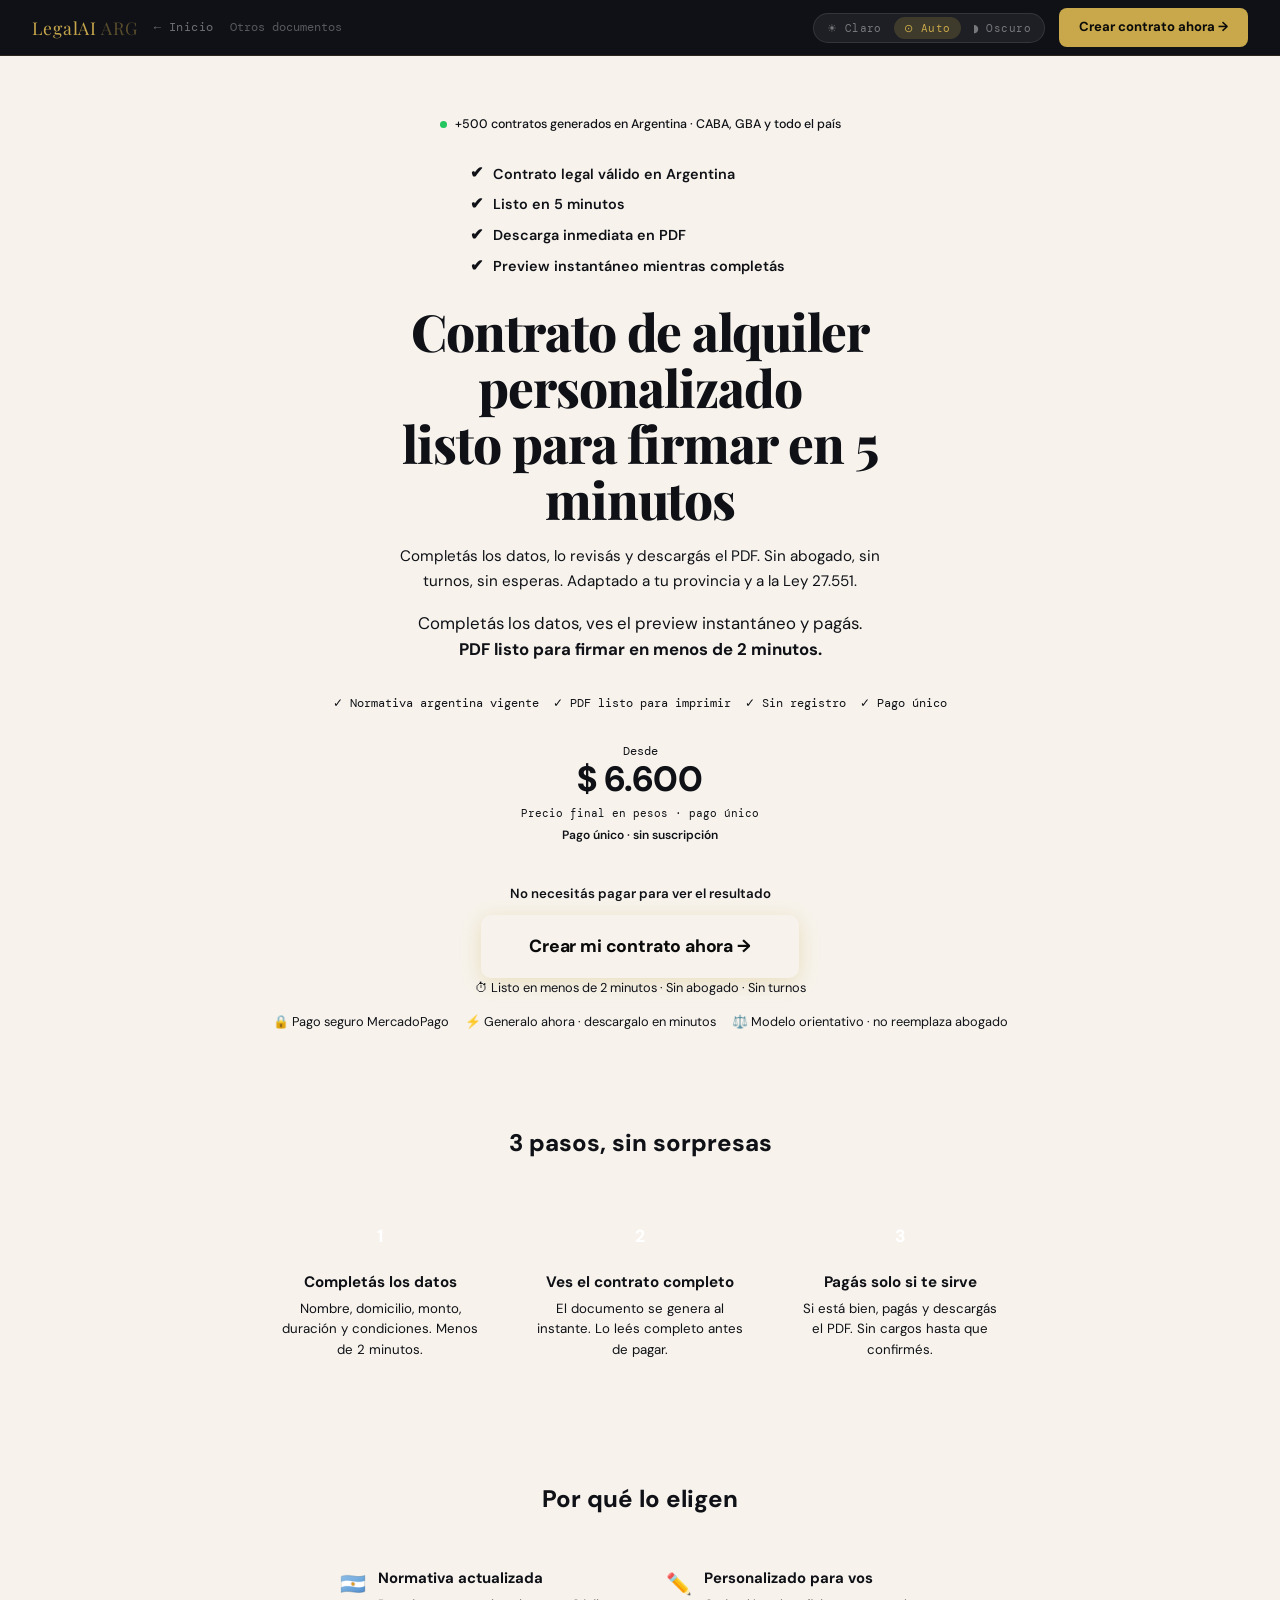
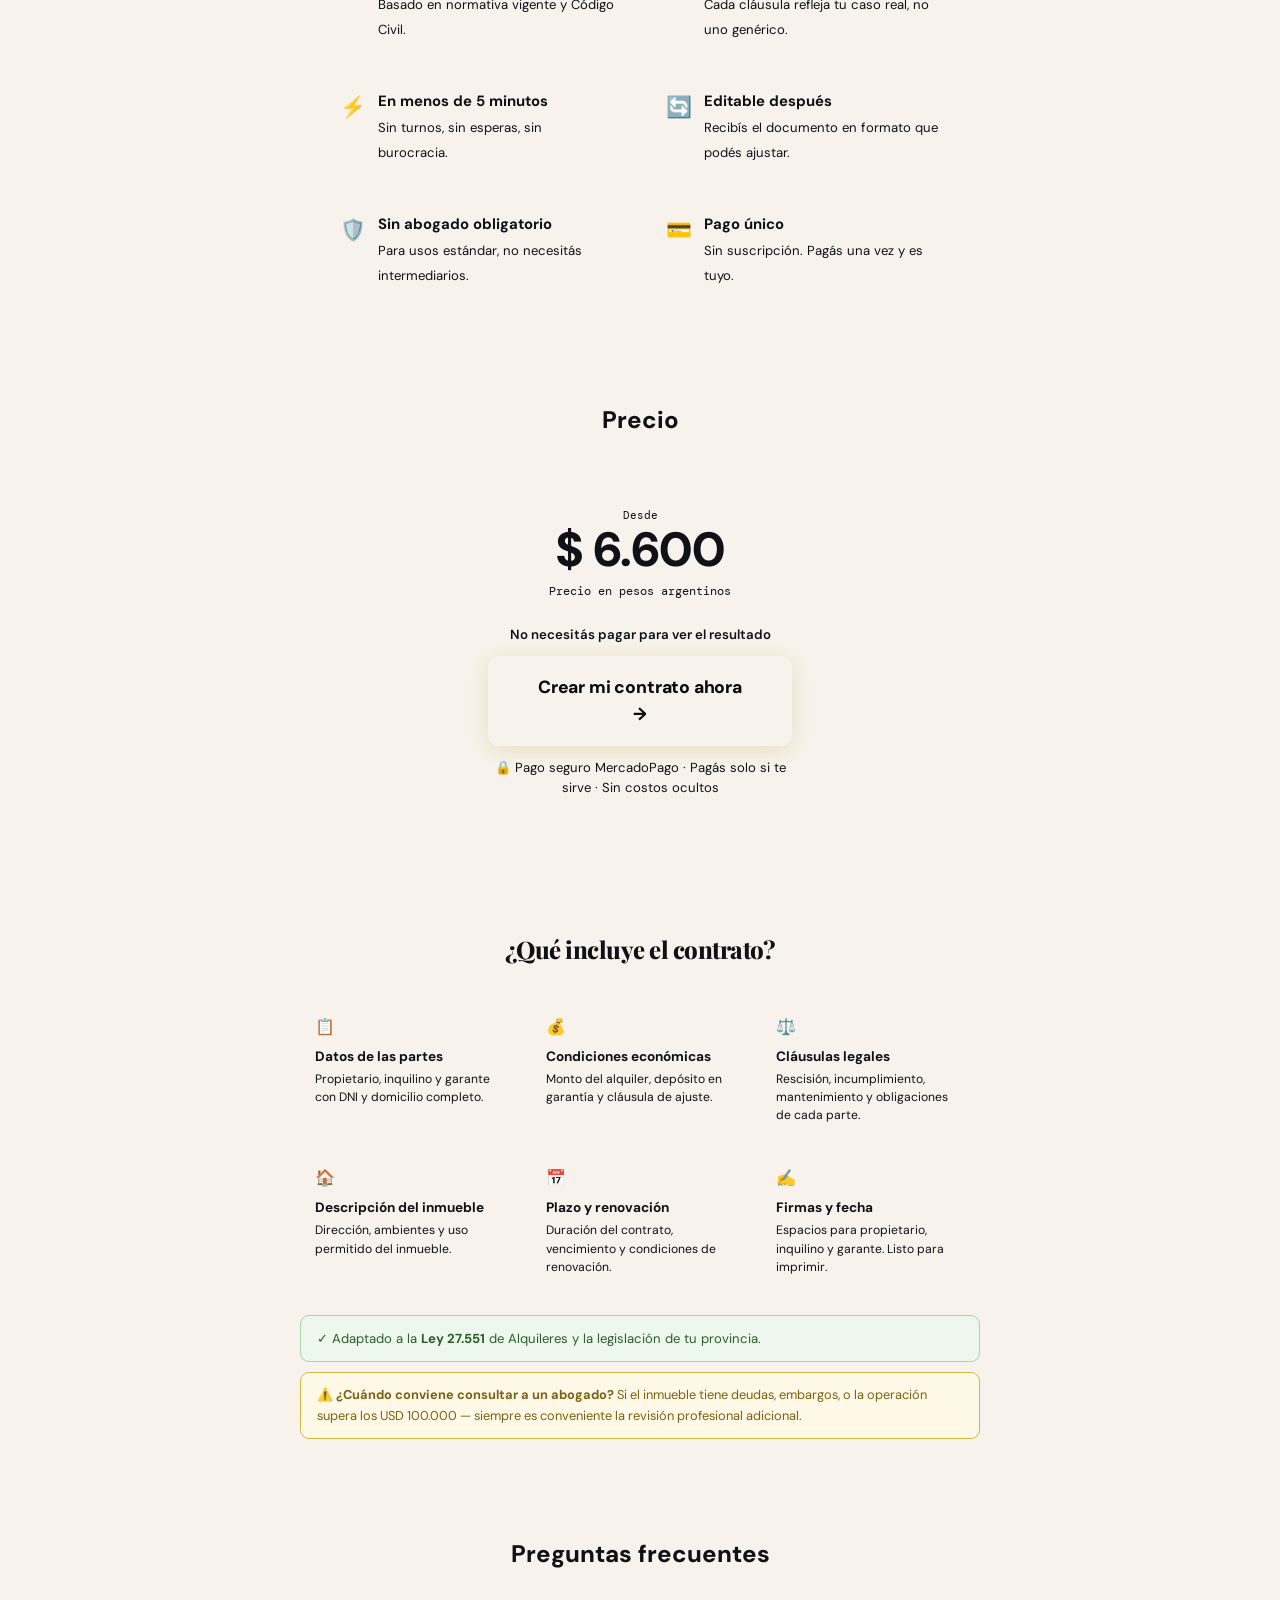
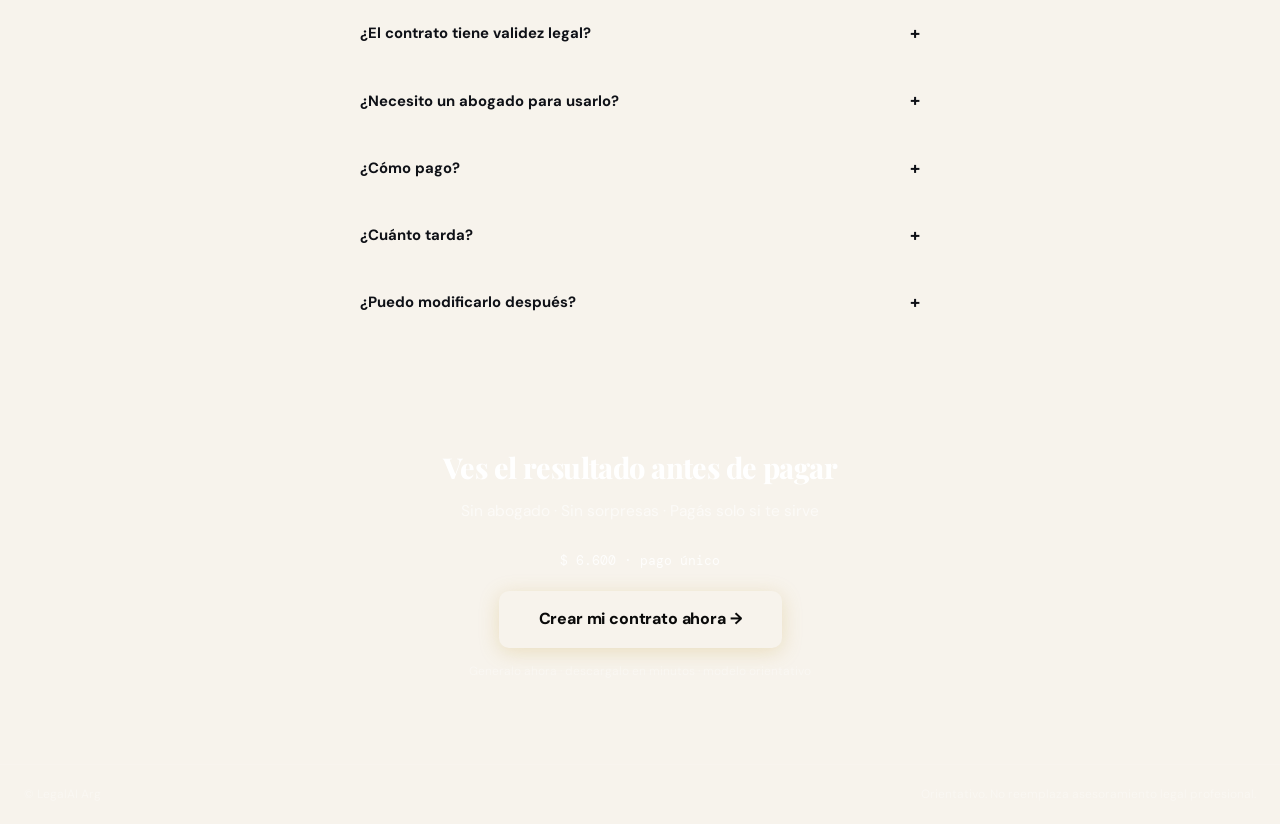
<file: contrato-alquiler.html>
<!DOCTYPE html>
<html lang="es" data-theme="system">
<head>
<meta charset="UTF-8">
<meta name="viewport" content="width=device-width, initial-scale=1.0">
<title>Contrato de Alquiler Argentina 2026 | Personalizado · Ley 27.551 · Listo en 5 min</title>
<meta name="description" content="Creá tu contrato de alquiler en 5 minutos. Válido en Argentina, personalizado, listo para firmar. Sin abogado. Desde $X ARS.">

<!-- Google tag -->
<script async src="https://www.googletagmanager.com/gtag/js?id=AW-18073890544"></script>
<script>
  window.dataLayer = window.dataLayer || [];
  function gtag(){dataLayer.push(arguments);}
  gtag('js', new Date());
  gtag('config', 'AW-18073890544');
</script>

<link rel="preconnect" href="https://fonts.googleapis.com">
<link href="https://fonts.googleapis.com/css2?family=Playfair+Display:ital,wght@0,700;0,900;1,700&family=DM+Sans:wght@300;400;500&family=DM+Mono:wght@400;500&display=swap" rel="stylesheet">
<link rel="stylesheet" href="legalai-theme.css">

<style>
*,*::before,*::after{box-sizing:border-box;margin:0;padding:0}
html{scroll-behavior:smooth}
body{font-family:'DM Sans',sans-serif;background:var(--paper);color:var(--ink);-webkit-font-smoothing:antialiased;line-height:1.55}

/* ── NAV ── */
nav{background:var(--white);border-bottom:1px solid var(--border);padding:14px 24px;display:flex;align-items:center;justify-content:space-between;position:sticky;top:0;z-index:100}
.logo{font-weight:800;font-size:1.05rem;color:var(--txt);text-decoration:none}
.logo span{color:var(--acento)}

/* ── HERO ── */
.hero{background:var(--white);padding:52px 24px 44px;text-align:center;border-bottom:1px solid var(--border)}
.hero-kicker{display:inline-block;background:#fdf6e3;color:#7a5c1e;font-size:.78rem;font-weight:700;letter-spacing:.06em;text-transform:uppercase;padding:5px 14px;border-radius:20px;margin-bottom:22px}
.hero h1{font-size:clamp(2rem,5vw,3.2rem);font-weight:800;line-height:1.1;color:var(--txt);max-width:640px;margin:0 auto 16px}
.hero h1 mark{background:none;color:var(--acento-dim)}
.hero-sub{font-size:1.05rem;color:var(--txt-dim);max-width:480px;margin:0 auto 32px;font-weight:400}

/* precio */
.precio-pill{display:inline-flex;flex-direction:column;align-items:center;background:var(--bg);border:2px solid var(--border);border-radius:var(--r);padding:16px 32px;margin-bottom:24px;min-width:220px}
.precio-monto{font-family:'DM Sans',sans-serif;font-size:2.2rem;font-weight:800;color:var(--txt);line-height:1;min-height:2.4rem}
.precio-det{font-family:'DM Mono',monospace;font-size:.68rem;color:var(--txt-muted);margin-top:4px}
.precio-nota-pill{font-size:.75rem;color:var(--acento-dim);font-weight:600;margin-top:4px}

/* CTA principal */
.btn-cta{display:inline-block;background:var(--acento);color:#0a0a0a;font-family:'DM Sans',sans-serif;font-weight:800;font-size:1.1rem;padding:18px 48px;border-radius:10px;text-decoration:none;transition:background .15s,transform .12s,box-shadow .15s;box-shadow:0 4px 20px rgba(201,168,76,.28);letter-spacing:-.01em}
.btn-cta:hover{background:var(--acento-dim);transform:translateY(-2px);box-shadow:0 8px 28px rgba(201,168,76,.4)}
.btn-cta:active{transform:translateY(0)}
.trust-line{margin-top:14px;font-size:.8rem;color:var(--txt-muted);display:flex;align-items:center;justify-content:center;gap:16px;flex-wrap:wrap}
.trust-line span::before{margin-right:4px}

/* ── PASOS ── */
.pasos{background:var(--white);padding:48px 24px;border-bottom:1px solid var(--border)}
.sec-title{text-align:center;font-size:1.5rem;font-weight:800;margin-bottom:32px;color:var(--txt)}
.pasos-grid{display:grid;grid-template-columns:repeat(3,1fr);gap:20px;max-width:760px;margin:0 auto}
.paso{text-align:center;padding:24px 16px}
.paso-num{width:40px;height:40px;border-radius:50%;background:var(--acento);color:#fff;font-weight:800;font-size:1.1rem;display:flex;align-items:center;justify-content:center;margin:0 auto 14px}
.paso strong{display:block;font-size:.95rem;font-weight:700;margin-bottom:4px}
.paso p{font-size:.83rem;color:var(--txt-dim)}

/* ── BENEFICIOS ── */
.beneficios{background:var(--bg);padding:48px 24px;border-bottom:1px solid var(--border)}
.bene-grid{display:grid;grid-template-columns:repeat(2,1fr);gap:12px;max-width:640px;margin:0 auto}
.bene-item{background:var(--white);border:1px solid var(--border);border-radius:var(--r);padding:18px 20px;display:flex;align-items:flex-start;gap:12px}
.bene-icon{font-size:1.3rem;flex-shrink:0;margin-top:1px}
.bene-txt strong{display:block;font-size:.93rem;font-weight:700;margin-bottom:2px}
.bene-txt span{font-size:.82rem;color:var(--txt-dim)}

/* ── PRECIO SECCIÓN ── */
.precio-sec{background:var(--white);padding:48px 24px;border-bottom:1px solid var(--border);text-align:center}
.precio-card{display:inline-block;border:2px solid var(--acento);border-radius:16px;padding:36px 48px;max-width:400px;width:100%}
.precio-card .monto{font-size:3rem;font-weight:800;color:var(--txt);line-height:1;min-height:3.2rem}
.precio-card .det{font-family:'DM Mono',monospace;font-size:.72rem;color:var(--txt-muted);margin-top:6px;margin-bottom:24px}
.precio-card .nota{font-size:.82rem;color:var(--txt-muted);margin-top:12px}

/* ── FAQ ── */
.faq{background:var(--bg);padding:48px 24px;border-bottom:1px solid var(--border)}
.faq-wrap{max-width:600px;margin:0 auto}
.faq-item{background:var(--white);border:1px solid var(--border);border-radius:var(--r);margin-bottom:8px;overflow:hidden}
.faq-q{padding:16px 20px;font-weight:700;font-size:.93rem;cursor:pointer;display:flex;justify-content:space-between;align-items:center;gap:12px}
.faq-arrow{font-size:1.1rem;color:var(--acento);transition:transform .2s;flex-shrink:0}
.faq-a{font-size:.87rem;color:var(--txt-dim);line-height:1.6;max-height:0;overflow:hidden;transition:max-height .3s,padding .3s;padding:0 20px}
.faq-item.open .faq-arrow{transform:rotate(45deg)}
.faq-item.open .faq-a{max-height:120px;padding:0 20px 16px}

/* ── CTA FINAL ── */
.cta-final{background:var(--txt);padding:56px 24px;text-align:center}
.cta-final h2{font-size:1.8rem;font-weight:800;color:#fff;margin-bottom:10px}
.cta-final p{color:rgba(255,255,255,.6);font-size:.97rem;margin-bottom:28px}
.cta-final .precio-inline{color:rgba(255,255,255,.85);font-family:'DM Mono',monospace;font-size:.8rem;margin-bottom:20px;min-height:1.2rem}

/* footer */
footer{background:var(--txt);border-top:1px solid rgba(255,255,255,.08);padding:20px 24px;display:flex;align-items:center;justify-content:space-between;flex-wrap:wrap;gap:8px}
footer span{font-size:.75rem;color:rgba(255,255,255,.35)}

/* loading skeleton */
.ld{display:inline-block;width:80px;height:1em;background:linear-gradient(90deg,#eee 25%,#ddd 50%,#eee 75%);background-size:200% 100%;animation:shimmer 1.2s infinite;border-radius:4px;vertical-align:middle}
@keyframes shimmer{0%{background-position:200% 0}100%{background-position:-200% 0}}

/* ── CHECKS ARRIBA DEL HERO ── */
.hero-checks{display:flex;flex-direction:column;gap:6px;max-width:340px;margin:0 auto 24px;text-align:left}
.hero-check{display:flex;align-items:center;gap:10px;font-size:.9rem;font-weight:600;color:var(--txt)}
.hero-check::before{content:'✔';color:var(--acento);font-size:1rem;flex-shrink:0}

/* ── SOCIAL PROOF ── */
.social-proof{display:inline-flex;align-items:center;gap:8px;background:var(--white);border:1px solid var(--border);border-radius:20px;padding:7px 16px;font-size:.78rem;color:var(--txt-dim);font-weight:500;margin-bottom:20px}
.social-dot{width:7px;height:7px;border-radius:50%;background:#22c55e;flex-shrink:0;animation:pulse-dot 2s infinite}
@keyframes pulse-dot{0%,100%{opacity:1;transform:scale(1)}50%{opacity:.5;transform:scale(.8)}}

/* ── STICKY CTA MOBILE ── */
.sticky-cta{display:none;position:fixed;bottom:0;left:0;right:0;z-index:200;background:var(--white);border-top:1px solid var(--border);padding:12px 20px;box-shadow:0 -4px 20px rgba(0,0,0,.08)}
.sticky-cta-inner{display:flex;align-items:center;justify-content:space-between;gap:12px;max-width:480px;margin:0 auto}
.sticky-price{font-size:.82rem;color:var(--txt-dim);line-height:1.3}
.sticky-price strong{display:block;font-size:1.1rem;font-weight:800;color:var(--txt)}
.sticky-btn{background:var(--acento);color:#0a0a0a;font-family:'DM Sans',sans-serif;font-weight:800;font-size:.92rem;padding:13px 22px;border-radius:9px;text-decoration:none;white-space:nowrap;box-shadow:0 3px 12px rgba(201,168,76,.3);flex-shrink:0;transition:background .15s}
.sticky-btn:hover{background:var(--acento-dim)}

/* responsive */
@media(max-width:600px){
  .pasos-grid{grid-template-columns:1fr}
  .bene-grid{grid-template-columns:1fr}
  .precio-card{padding:28px 24px}
  .btn-cta{padding:16px 32px;font-size:1rem;width:100%;max-width:360px;display:block;margin:0 auto}
  footer{justify-content:center;text-align:center}
  .sticky-cta{display:block}
  body{padding-bottom:80px}
}
</style>
</head>
<body>

<!-- NAV -->
<nav style="background:var(--hdr-bg);padding:0 32px;height:56px;display:flex;align-items:center;justify-content:space-between;border-bottom:1px solid rgba(200,168,75,.15);position:sticky;top:0;z-index:100">
  <div style="display:flex;align-items:center;gap:16px;">
    <a style="font-family:'Playfair Display',serif;font-size:1.1rem;color:var(--gold);letter-spacing:.05em;text-decoration:none" href="https://legalai-arg.com">LegalAI <span style="color:rgba(200,168,75,.4)">ARG</span></a>
    <a href="https://legalai-arg.com" style="font-size:.75rem;color:rgba(255,255,255,.4);text-decoration:none;font-family:'DM Mono',monospace;letter-spacing:.04em;transition:color .2s;" onmouseover="this.style.color='var(--gold)'" onmouseout="this.style.color='rgba(255,255,255,.4)'">← Inicio</a>
    <a href="https://legalai-arg.com#sec-generador" style="font-size:.75rem;color:rgba(255,255,255,.3);text-decoration:none;font-family:'DM Mono',monospace;" onclick="sessionStorage.setItem('legalai_open_generador','1')">Otros documentos</a>
  </div>
  <div style="display:flex;align-items:center;gap:14px">
    <div style="display:flex;background:rgba(255,255,255,.06);border:1px solid rgba(255,255,255,.1);border-radius:20px;padding:3px;gap:2px">
      <button class="theme-btn" id="btnLight"  onclick="setTheme('light')" style="padding:4px 10px;border-radius:14px;border:none;background:transparent;cursor:pointer;font-size:.68rem;color:rgba(255,255,255,.4);font-family:'DM Mono',monospace">☀ Claro</button>
      <button class="theme-btn" id="btnSystem" onclick="setTheme('system')" style="padding:4px 10px;border-radius:14px;border:none;background:transparent;cursor:pointer;font-size:.68rem;color:rgba(255,255,255,.4);font-family:'DM Mono',monospace">⊙ Auto</button>
      <button class="theme-btn" id="btnDark"   onclick="setTheme('dark')" style="padding:4px 10px;border-radius:14px;border:none;background:transparent;cursor:pointer;font-size:.68rem;color:rgba(255,255,255,.4);font-family:'DM Mono',monospace">◗ Oscuro</button>
    </div>
    <a href="formulario.html" style="background:var(--gold);color:#0a0a0a;font-weight:700;font-size:.82rem;padding:9px 20px;border-radius:8px;text-decoration:none;">Crear contrato ahora →</a>
  </div>
</nav>

<!-- HERO -->
<section class="hero">
  <!-- Social proof -->
  <div class="social-proof">
    <span class="social-dot"></span>
    +500 contratos generados en Argentina · CABA, GBA y todo el país
  </div>

  <!-- Checks directos ANTES del título -->
  <div class="hero-checks">
    <div class="hero-check">Contrato legal válido en Argentina</div>
    <div class="hero-check">Listo en 5 minutos</div>
    <div class="hero-check">Descarga inmediata en PDF</div>
    <div class="hero-check">Preview instantáneo mientras completás</div>
  </div>

  <h1>Contrato de alquiler personalizado<br>listo para firmar en <mark>5 minutos</mark></h1>
  <p style="font-size:.95rem;color:var(--txt-muted);max-width:520px;margin:0 auto 16px;line-height:1.65;font-weight:400;">Completás los datos, lo revisás y descargás el PDF. Sin abogado, sin turnos, sin esperas. Adaptado a tu provincia y a la Ley 27.551.</p>
  <p class="hero-sub">Completás los datos, ves el preview instantáneo y pagás.<br><strong>PDF listo para firmar en menos de 2 minutos.</strong></p>

  <div style="display:flex;gap:14px;justify-content:center;flex-wrap:wrap;margin-bottom:14px;">
    <span style="font-size:.75rem;color:var(--txt-muted);font-family:'DM Mono',monospace;">✓ Normativa argentina vigente</span>
    <span style="font-size:.75rem;color:var(--txt-muted);font-family:'DM Mono',monospace;">✓ PDF listo para imprimir</span>
    <span style="font-size:.75rem;color:var(--txt-muted);font-family:'DM Mono',monospace;">✓ Sin registro</span>
    <span style="font-size:.75rem;color:var(--txt-muted);font-family:'DM Mono',monospace;">✓ Pago único</span>
  </div>
  <div class="precio-pill">
    <span style="font-size:.72rem;color:var(--txt-muted);font-family:'DM Mono',monospace;display:block;margin-bottom:2px">Desde</span>
    <span class="precio-monto" id="heroMonto">$ 6.000</span>
    <span class="precio-det" id="heroDet">Precio final · sin costos ocultos</span>
    <span class="precio-nota-pill">Pago único · sin suscripción</span>
  </div>

  <p style="font-size:.83rem;color:var(--txt-muted);margin-bottom:10px;font-weight:600">
    No necesitás pagar para ver el resultado
  </p>
  <a class="btn-cta" href="formulario.html"
    onclick="fireConversion('hero_landing')">
    Crear mi contrato ahora →
  </a>
  <p style="font-size:.8rem;color:var(--txt-muted);margin-bottom:8px;">⏱ Listo en menos de 2 minutos · Sin abogado · Sin turnos</p>
  <div class="trust-line">
    <span>🔒 Pago seguro MercadoPago</span>
    <span>⚡ Generalo ahora · descargalo en minutos</span>
    <span>⚖️ Modelo orientativo · no reemplaza abogado</span>
  </div>
</section>

<!-- PASOS -->
<section class="pasos">
  <div class="sec-title">3 pasos, sin sorpresas</div>
  <div class="pasos-grid">
    <div class="paso">
      <div class="paso-num">1</div>
      <strong>Completás los datos</strong>
      <p>Nombre, domicilio, monto, duración y condiciones. Menos de 2 minutos.</p>
    </div>
    <div class="paso">
      <div class="paso-num">2</div>
      <strong>Ves el contrato completo</strong>
      <p>El documento se genera al instante. Lo leés completo antes de pagar.</p>
    </div>
    <div class="paso">
      <div class="paso-num">3</div>
      <strong>Pagás solo si te sirve</strong>
      <p>Si está bien, pagás y descargás el PDF. Sin cargos hasta que confirmés.</p>
    </div>
  </div>
</section>

<!-- BENEFICIOS -->
<section class="beneficios">
  <div class="sec-title">Por qué lo eligen</div>
  <div class="bene-grid">
    <div class="bene-item">
      <div class="bene-icon">🇦🇷</div>
      <div class="bene-txt"><strong>Normativa actualizada</strong><span>Basado en normativa vigente y Código Civil.</span></div>
    </div>
    <div class="bene-item">
      <div class="bene-icon">✏️</div>
      <div class="bene-txt"><strong>Personalizado para vos</strong><span>Cada cláusula refleja tu caso real, no uno genérico.</span></div>
    </div>
    <div class="bene-item">
      <div class="bene-icon">⚡</div>
      <div class="bene-txt"><strong>En menos de 5 minutos</strong><span>Sin turnos, sin esperas, sin burocracia.</span></div>
    </div>
    <div class="bene-item">
      <div class="bene-icon">🔄</div>
      <div class="bene-txt"><strong>Editable después</strong><span>Recibís el documento en formato que podés ajustar.</span></div>
    </div>
    <div class="bene-item">
      <div class="bene-icon">🛡️</div>
      <div class="bene-txt"><strong>Sin abogado obligatorio</strong><span>Para usos estándar, no necesitás intermediarios.</span></div>
    </div>
    <div class="bene-item">
      <div class="bene-icon">💳</div>
      <div class="bene-txt"><strong>Pago único</strong><span>Sin suscripción. Pagás una vez y es tuyo.</span></div>
    </div>
  </div>
</section>

<!-- PRECIO -->
<section class="precio-sec">
  <div class="sec-title">Precio</div>
  <div class="precio-card">
    <div style="font-family:'DM Mono',monospace;font-size:.7rem;color:var(--txt-muted);margin-bottom:2px">Desde</div>
    <div class="monto" id="precioGrande"><span class="ld"></span></div>
    <div class="det" id="precioGrandeDet">Pago único · sin costos ocultos</div>
    <p style="font-size:.83rem;color:var(--txt-muted);margin-bottom:10px;font-weight:600">
      No necesitás pagar para ver el resultado
    </p>
    <a class="btn-cta" href="formulario.html"
      onclick="fireConversion('precio_landing')"
      style="display:block;width:100%">
      Crear mi contrato ahora →
    </a>
    <div class="nota">🔒 Pago seguro MercadoPago · Pagás solo si te sirve · Sin costos ocultos</div>
  </div>
</section>

<!-- FAQ -->
<section style="background:var(--white);padding:48px 24px;border-bottom:1px solid var(--border);">
  <div style="max-width:680px;margin:0 auto;">
    <h2 class="sec-title">¿Qué incluye el contrato?</h2>
    <div style="display:grid;grid-template-columns:repeat(auto-fit,minmax(185px,1fr));gap:12px;margin-bottom:24px;">
      <div style="padding:15px;background:var(--bg);border:1px solid var(--border);border-radius:10px;"><div style="font-size:1rem;margin-bottom:6px;">📋</div><div style="font-weight:700;font-size:.85rem;color:var(--txt);margin-bottom:3px;">Datos de las partes</div><div style="font-size:.76rem;color:var(--txt-muted);line-height:1.5;">Propietario, inquilino y garante con DNI y domicilio completo.</div></div>
      <div style="padding:15px;background:var(--bg);border:1px solid var(--border);border-radius:10px;"><div style="font-size:1rem;margin-bottom:6px;">💰</div><div style="font-weight:700;font-size:.85rem;color:var(--txt);margin-bottom:3px;">Condiciones económicas</div><div style="font-size:.76rem;color:var(--txt-muted);line-height:1.5;">Monto del alquiler, depósito en garantía y cláusula de ajuste.</div></div>
      <div style="padding:15px;background:var(--bg);border:1px solid var(--border);border-radius:10px;"><div style="font-size:1rem;margin-bottom:6px;">⚖️</div><div style="font-weight:700;font-size:.85rem;color:var(--txt);margin-bottom:3px;">Cláusulas legales</div><div style="font-size:.76rem;color:var(--txt-muted);line-height:1.5;">Rescisión, incumplimiento, mantenimiento y obligaciones de cada parte.</div></div>
      <div style="padding:15px;background:var(--bg);border:1px solid var(--border);border-radius:10px;"><div style="font-size:1rem;margin-bottom:6px;">🏠</div><div style="font-weight:700;font-size:.85rem;color:var(--txt);margin-bottom:3px;">Descripción del inmueble</div><div style="font-size:.76rem;color:var(--txt-muted);line-height:1.5;">Dirección, ambientes y uso permitido del inmueble.</div></div>
      <div style="padding:15px;background:var(--bg);border:1px solid var(--border);border-radius:10px;"><div style="font-size:1rem;margin-bottom:6px;">📅</div><div style="font-weight:700;font-size:.85rem;color:var(--txt);margin-bottom:3px;">Plazo y renovación</div><div style="font-size:.76rem;color:var(--txt-muted);line-height:1.5;">Duración del contrato, vencimiento y condiciones de renovación.</div></div>
      <div style="padding:15px;background:var(--bg);border:1px solid var(--border);border-radius:10px;"><div style="font-size:1rem;margin-bottom:6px;">✍️</div><div style="font-weight:700;font-size:.85rem;color:var(--txt);margin-bottom:3px;">Firmas y fecha</div><div style="font-size:.76rem;color:var(--txt-muted);line-height:1.5;">Espacios para propietario, inquilino y garante. Listo para imprimir.</div></div>
    </div>
    <div style="background:#edf7ed;border:1px solid #a8d5a8;border-radius:9px;padding:12px 16px;font-size:.82rem;color:#2a5e2a;line-height:1.6;margin-bottom:10px;">✓ Adaptado a la <strong>Ley 27.551</strong> de Alquileres y la legislación de tu provincia.</div>
    <div style="background:#fef9e7;border:1px solid #d4b840;border-radius:9px;padding:12px 16px;font-size:.8rem;color:#7a6010;line-height:1.6;">⚠️ <strong>¿Cuándo conviene consultar a un abogado?</strong> Si el inmueble tiene deudas, embargos, o la operación supera los USD 100.000 — siempre es conveniente la revisión profesional adicional.</div>
  </div>
</section>

<section class="faq">
  <div class="sec-title">Preguntas frecuentes</div>
  <div class="faq-wrap">
    <div class="faq-item" onclick="toggleFaq(this)">
      <div class="faq-q">¿El contrato tiene validez legal? <span class="faq-arrow">+</span></div>
      <div class="faq-a">Sí. Está basado en normativa argentina vigente y es apto para ser firmado entre las partes. Como todo contrato privado, su validez depende del acuerdo entre propietario e inquilino.</div>
    </div>
    <div class="faq-item" onclick="toggleFaq(this)">
      <div class="faq-q">¿Necesito un abogado para usarlo? <span class="faq-arrow">+</span></div>
      <div class="faq-a">No. Para contratos estándar de alquiler no es obligatorio. El documento se genera automáticamente con tus datos.</div>
    </div>
    <div class="faq-item" onclick="toggleFaq(this)">
      <div class="faq-q">¿Cómo pago? <span class="faq-arrow">+</span></div>
      <div class="faq-a">Con tarjeta de crédito, débito o transferencia bancaria a través de MercadoPago. Es 100% seguro.</div>
    </div>
    <div class="faq-item" onclick="toggleFaq(this)">
      <div class="faq-q">¿Cuánto tarda? <span class="faq-arrow">+</span></div>
      <div class="faq-a">Menos de 5 minutos. Completás el formulario, pagás y el PDF se descarga al instante.</div>
    </div>
    <div class="faq-item" onclick="toggleFaq(this)">
      <div class="faq-q">¿Puedo modificarlo después? <span class="faq-arrow">+</span></div>
      <div class="faq-a">Sí. Recibís el documento en formato editable para ajustar cualquier detalle antes de imprimir y firmar.</div>
    </div>
  </div>
</section>

<!-- CTA FINAL -->
<section class="cta-final">
  <h2>Ves el resultado antes de pagar</h2>
  <p>Sin abogado · Sin sorpresas · Pagás solo si te sirve</p>
  <div class="precio-inline" id="ctaInlinePrecio">$ 6.000 · pago único</div>
  <a class="btn-cta" href="formulario.html"
    onclick="fireConversion('cta_final_landing')"
    style="font-size:1rem;padding:16px 40px">
    Crear mi contrato ahora →
  </a>
  <p style="margin-top:14px;font-size:.75rem;color:rgba(255,255,255,.35)">
    Generalo ahora · descargalo en minutos · modelo orientativo
  </p>
</section>

<footer>
  <span>© LegalAI Arg</span>
  <span>Orientativo. No reemplaza asesoramiento legal profesional.</span>
</footer>

<script>
// ── Config ─────────────────────────────────────────────────────────
const PRICE_MULTIPLIER = 0.5;
const PRECIO_USD    = 11 * PRICE_MULTIPLIER;
const FALLBACK_ARS  = 1200;
const WORKER_URL    = 'https://legalai-worker.finmap-ia.workers.dev';
let   cotizacion    = { valor: null, fuente: null };

// ── Tema ──────────────────────────────────────────────────────────
function setTheme(t){localStorage.setItem('theme',t);applyTheme(t);['Light','System','Dark'].forEach(x=>{const b=document.getElementById('btn'+x);if(b)b.style.background=x.toLowerCase()===t?'rgba(200,168,75,.2)':'transparent';if(b)b.style.color=x.toLowerCase()===t?'var(--gold)':'rgba(255,255,255,.4)';});}
function applyTheme(t){const dark=t==='dark'||(t==='system'&&window.matchMedia('(prefers-color-scheme: dark)').matches);document.documentElement.setAttribute('data-theme',dark?'dark':'light');}
window.matchMedia('(prefers-color-scheme: dark)').addEventListener('change',()=>{if((localStorage.getItem('theme')||'system')==='system')applyTheme('system');});
(function(){const t=localStorage.getItem('theme')||'system';applyTheme(t);['Light','System','Dark'].forEach(x=>{const b=document.getElementById('btn'+x);if(!b)return;b.style.background=x.toLowerCase()===t?'rgba(200,168,75,.2)':'transparent';b.style.color=x.toLowerCase()===t?'var(--gold)':'rgba(255,255,255,.4)';});})();

// ── Capturar UTMs al cargar ────────────────────────────────────────
(function(){
  var p = new URLSearchParams(window.location.search);
  ['utm_source','utm_medium','utm_campaign','utm_content','utm_term','gclid'].forEach(function(k){
    var v = p.get(k); if(v) sessionStorage.setItem('legalai_'+k, v);
  });
  sessionStorage.setItem('legalai_device', /mobile|android|iphone|ipad/i.test(navigator.userAgent) ? 'Mobile' : 'Desktop');
})();

// ── Cotización precio ──────────────────────────────────────────────
async function obtenerCotizacion() {
  const fuentes = [
    ['https://api.bluelytics.com.ar/v2/latest',  d => d?.official?.value_sell, 'BNA'],
    ['https://dolarapi.com/v1/dolares/oficial',  d => d?.venta,              'BNA'],
    ['https://dolarapi.com/v1/dolares/bolsa',   d => d?.venta,              'MEP'],
  ];
  for (const [url, extract, fuente] of fuentes) {
    try {
      const r = await fetch(url, { signal: AbortSignal.timeout(5000) });
      const d = await r.json();
      const v = extract(d);
      if (v && v > 0) { cotizacion = { valor: v, fuente }; return cotizacion; }
    } catch(_) {}
  }
  cotizacion = { valor: FALLBACK_ARS, fuente: 'ref.' };
  return cotizacion;
}

function formatearPrecio(cot) {
  const totalARS = Math.ceil(PRECIO_USD * cot.valor / 100) * 100;
  const monto = '$ ' + totalARS.toLocaleString('es-AR');
  const det = cot.fuente === 'ref.'
    ? 'Precio en pesos argentinos'
    : 'USD ' + PRECIO_USD.toFixed(1) + ' · dólar ' + cot.fuente + ' $' + Math.round(cot.valor) + ' · ARS ' + totalARS.toLocaleString('es-AR');
  return { monto, det };
}

function renderPrecios(cot) {
  const { monto, det } = formatearPrecio(cot);
  ['heroMonto','precioGrande'].forEach(id => { const el = document.getElementById(id); if(el) el.textContent = monto; });
  ['heroDet'].forEach(id => { const el = document.getElementById(id); if(el) el.textContent = 'Precio final en pesos · pago único'; });
  ['precioGrandeDet'].forEach(id => { const el = document.getElementById(id); if(el) el.textContent = det; });
  const ci = document.getElementById('ctaInlinePrecio');
  if(ci) ci.textContent = monto + ' · pago único';
  const sm = document.getElementById('stickyMonto');
  if(sm) sm.textContent = monto;
}

// ── Conversión + tracking ──────────────────────────────────────────
function fireConversion(boton) {
  try {
    var ss = sessionStorage;
    var u  = new URLSearchParams(location.search);
    fetch(WORKER_URL + '/interaccion', {
      method: 'POST',
      headers: { 'Content-Type': 'application/json' },
      body: JSON.stringify({
        boton,
        utm_src: ss.getItem('legalai_utm_source')   || u.get('utm_source')   || '',
        utm_cmp: ss.getItem('legalai_utm_campaign')  || u.get('utm_campaign') || '',
        utm_med: ss.getItem('legalai_utm_medium')    || u.get('utm_medium')   || '',
      })
    }).catch(function(){});
  } catch(_) {}
}

// ── FAQ ───────────────────────────────────────────────────────────
function toggleFaq(el) {
  var open = el.classList.contains('open');
  document.querySelectorAll('.faq-item.open').forEach(function(i){ i.classList.remove('open'); });
  if (!open) el.classList.add('open');
}

// Precio visible desde el primer frame (sin esperar API)
(function(){
  var ars = Math.ceil(PRECIO_USD * FALLBACK_ARS / 100) * 100;
  var monto = '$ ' + ars.toLocaleString('es-AR');
  ['heroMonto','precioGrande'].forEach(function(id){var el=document.getElementById(id);if(el)el.textContent=monto;});
  var sm=document.getElementById('stickyMonto');if(sm)sm.textContent=monto;
  var ci=document.getElementById('ctaInlinePrecio');if(ci)ci.textContent=monto+' · pago único';
})();

// ── Init ──────────────────────────────────────────────────────────
window.addEventListener('load', async function() {
  var cot = await obtenerCotizacion();
  renderPrecios(cot);
});
</script>

<!-- STICKY CTA MOBILE -->
<div class="sticky-cta" id="stickyCTA">
  <div class="sticky-cta-inner">
    <div class="sticky-price">
      <strong id="stickyMonto">$ 6.000</strong>
      Pago único · sin suscripción
    </div>
    <a class="sticky-btn" href="formulario.html"
      onclick="fireConversion('sticky_landing')">
      Ver mi contrato →
    </a>
  </div>
</div>

</body>
</html>
</file>
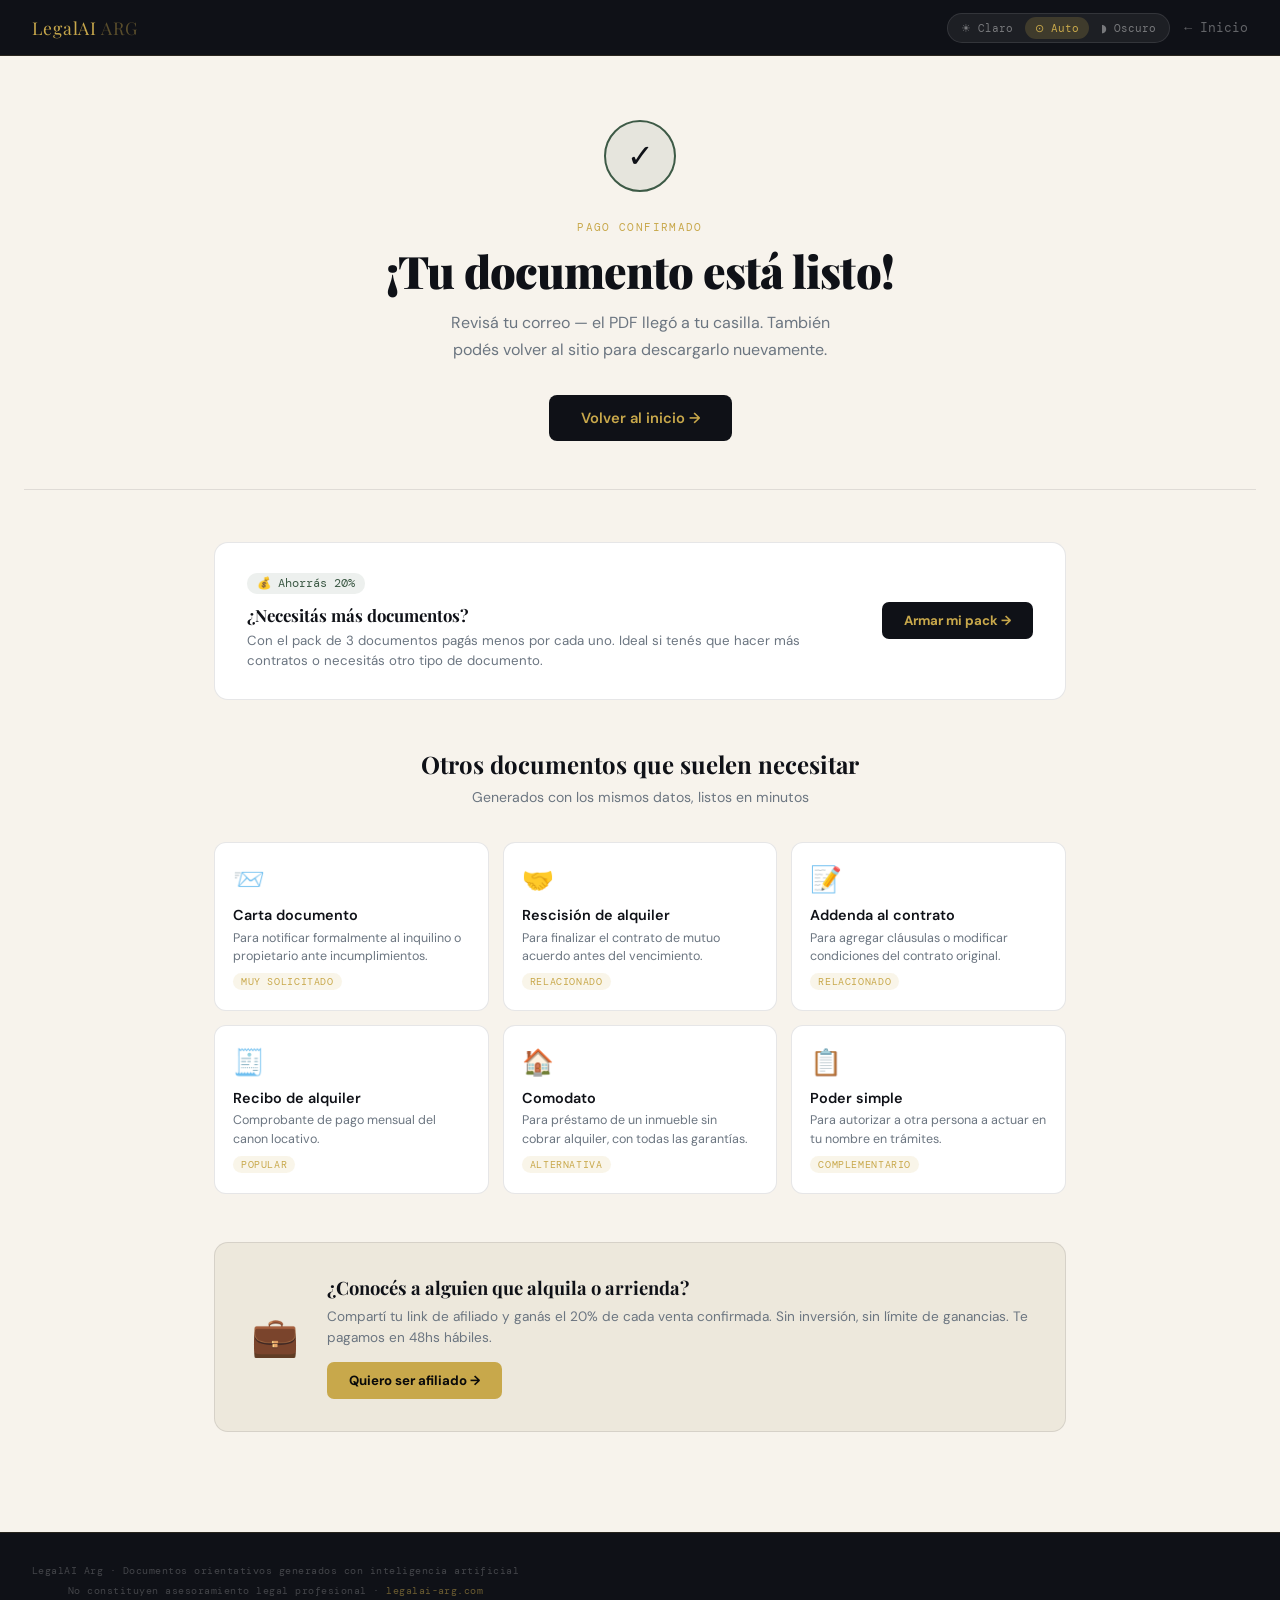
<file: gracias.html>
<!DOCTYPE html>
<html lang="es" data-theme="system">
<head>
<meta charset="UTF-8">
<meta name="viewport" content="width=device-width, initial-scale=1.0">
<title>¡Gracias por tu compra! | LegalAI Arg</title>

<!-- Google tag -->
<script async src="https://www.googletagmanager.com/gtag/js?id=AW-18073890544"></script>
<script>
  window.dataLayer = window.dataLayer || [];
  function gtag(){dataLayer.push(arguments);}
  gtag('js', new Date());
  gtag('config', 'AW-18073890544');
</script>

<link rel="preconnect" href="https://fonts.googleapis.com">
<link href="https://fonts.googleapis.com/css2?family=Playfair+Display:ital,wght@0,700;0,900;1,700&family=DM+Sans:wght@300;400;500&family=DM+Mono:wght@400;500&display=swap" rel="stylesheet">

<style>
/* ── TEMAS — idénticos al index ─────────────────────────────────── */
:root {
  --ink:       #0f1117;
  --paper:     #f7f3ec;
  --cream:     #ede8dc;
  --surface:   #ffffff;
  --gold:      #c8a84b;
  --gold-dim:  rgba(200,168,75,0.12);
  --sage:      #3d5a46;
  --sage-dim:  rgba(61,90,70,0.09);
  --mist:      #6b7580;
  --line:      rgba(15,17,23,0.1);
  --btn-bg:    #0f1117;
  --btn-txt:   #c8a84b;
}
[data-theme="dark"] {
  --ink:       #eceef2;
  --paper:     #0c0e12;
  --cream:     #141720;
  --surface:   #1c2030;
  --gold:      #d4a847;
  --gold-dim:  rgba(212,168,71,0.13);
  --sage:      #6abf8a;
  --sage-dim:  rgba(106,191,138,0.1);
  --mist:      #7a8494;
  --line:      rgba(255,255,255,0.07);
  --btn-bg:    #d4a847;
  --btn-txt:   #0c0e12;
}
/* Fondo claro forzado si viene de landing (clase en <html>) */
[data-from="landing"] {
  --ink:       #0f1117;
  --paper:     #f5f4f0;
  --cream:     #ede8dc;
  --surface:   #ffffff;
  --gold:      #c9a84c;
  --gold-dim:  rgba(201,168,76,0.1);
  --mist:      #6b7580;
  --line:      rgba(15,17,23,0.1);
  --btn-bg:    #c9a84c;
  --btn-txt:   #0a0a0a;
}

*,*::before,*::after{box-sizing:border-box;margin:0;padding:0}
html{scroll-behavior:smooth}
body{font-family:'DM Sans',sans-serif;background:var(--paper);color:var(--ink);min-height:100vh;transition:background .25s,color .25s}

/* ── NAV ── */
nav{padding:16px 32px;display:flex;align-items:center;justify-content:space-between;border-bottom:1px solid var(--line)}
.logo{font-family:'Playfair Display',serif;font-weight:700;font-size:1.1rem;color:var(--ink);text-decoration:none}
.logo span{color:var(--gold)}
.nav-link{font-size:.82rem;color:var(--mist);text-decoration:none;transition:color .15s}
.nav-link:hover{color:var(--ink)}

/* ── HERO GRACIAS ── */
.gracias-hero{padding:64px 24px 48px;text-align:center;max-width:640px;margin:0 auto}
.check-circle{width:72px;height:72px;border-radius:50%;background:var(--sage-dim);border:2px solid var(--sage);display:flex;align-items:center;justify-content:center;margin:0 auto 28px;font-size:2rem}
[data-theme="dark"] .check-circle,[data-from="landing"] .check-circle{background:rgba(201,168,76,.12);border-color:var(--gold)}
.gracias-kicker{font-family:'DM Mono',monospace;font-size:.7rem;letter-spacing:.12em;text-transform:uppercase;color:var(--gold);margin-bottom:12px}
.gracias-hero h1{font-family:'Playfair Display',serif;font-size:clamp(2rem,4.5vw,2.8rem);font-weight:900;line-height:1.12;margin-bottom:14px;letter-spacing:-.02em}
.gracias-hero p{font-size:1rem;color:var(--mist);max-width:420px;margin:0 auto 32px;line-height:1.65}

/* botón volver */
.btn-primary{display:inline-block;background:var(--btn-bg);color:var(--btn-txt);font-family:'DM Sans',sans-serif;font-weight:600;font-size:.92rem;padding:13px 32px;border-radius:8px;text-decoration:none;transition:opacity .15s,transform .12s}
.btn-primary:hover{opacity:.88;transform:translateY(-1px)}

/* ── SEPARADOR ── */
.divider{height:1px;background:var(--line);margin:0 24px}

/* ── RECONVERSIÓN ── */
.reconv-section{padding:52px 24px;max-width:900px;margin:0 auto}
.reconv-title{font-family:'Playfair Display',serif;font-size:1.5rem;font-weight:700;text-align:center;margin-bottom:8px}
.reconv-sub{font-size:.88rem;color:var(--mist);text-align:center;margin-bottom:36px}

/* Cards de documentos sugeridos */
.docs-grid{display:grid;grid-template-columns:repeat(3,1fr);gap:14px;margin-bottom:48px}
.doc-card{background:var(--surface);border:1px solid var(--line);border-radius:12px;padding:20px 18px;cursor:pointer;text-decoration:none;color:var(--ink);transition:border-color .2s,transform .15s,box-shadow .15s;display:block}
.doc-card:hover{border-color:var(--gold);transform:translateY(-2px);box-shadow:0 6px 20px rgba(0,0,0,.07)}
[data-theme="dark"] .doc-card:hover{box-shadow:0 6px 20px rgba(0,0,0,.3)}
.doc-icon{font-size:1.6rem;margin-bottom:10px}
.doc-name{font-weight:600;font-size:.9rem;margin-bottom:4px;line-height:1.3}
.doc-desc{font-size:.78rem;color:var(--mist);line-height:1.45}
.doc-badge{display:inline-block;font-family:'DM Mono',monospace;font-size:.65rem;letter-spacing:.06em;text-transform:uppercase;color:var(--gold);background:var(--gold-dim);padding:2px 8px;border-radius:10px;margin-top:8px}

/* ── AFILIADOS CTA ── */
.aff-banner{background:var(--cream);border:1px solid var(--line);border-radius:14px;padding:32px 36px;display:flex;align-items:center;gap:28px;margin-bottom:48px}
.aff-icon{font-size:2.4rem;flex-shrink:0}
.aff-txt h3{font-family:'Playfair Display',serif;font-size:1.15rem;font-weight:700;margin-bottom:6px}
.aff-txt p{font-size:.85rem;color:var(--mist);line-height:1.55;margin-bottom:14px}
.btn-aff{display:inline-block;background:var(--gold);color:#0a0a0a;font-weight:700;font-size:.83rem;padding:10px 22px;border-radius:7px;text-decoration:none;transition:opacity .15s}
.btn-aff:hover{opacity:.85}

/* ── PACK BANNER ── */
.pack-banner{background:var(--surface);border:1px solid var(--line);border-radius:14px;padding:28px 32px;display:flex;align-items:center;justify-content:space-between;gap:20px;margin-bottom:48px}
.pack-left h3{font-family:'Playfair Display',serif;font-size:1.05rem;font-weight:700;margin-bottom:5px}
.pack-left p{font-size:.83rem;color:var(--mist);line-height:1.5}
.pack-badge{font-family:'DM Mono',monospace;font-size:.72rem;color:var(--sage);background:var(--sage-dim);padding:3px 10px;border-radius:10px;margin-bottom:10px;display:inline-block}
[data-theme="dark"] .pack-badge{color:#6abf8a}
.btn-pack{display:inline-block;background:var(--btn-bg);color:var(--btn-txt);font-weight:700;font-size:.83rem;padding:10px 22px;border-radius:7px;text-decoration:none;white-space:nowrap;transition:opacity .15s;flex-shrink:0}
.btn-pack:hover{opacity:.85}

/* ── FOOTER ── */
footer{padding:28px 32px;border-top:1px solid var(--line);display:flex;align-items:center;justify-content:space-between;flex-wrap:wrap;gap:8px}
footer span{font-size:.75rem;color:var(--mist)}

/* ── RESPONSIVE ── */
@media(max-width:680px){
  .docs-grid{grid-template-columns:1fr 1fr}
  .aff-banner{flex-direction:column;text-align:center;padding:24px 20px}
  .pack-banner{flex-direction:column;gap:16px}
  nav{padding:14px 20px}
  .reconv-section{padding:36px 20px}
  .gracias-hero{padding:48px 20px 36px}
}
@media(max-width:420px){
  .docs-grid{grid-template-columns:1fr}
}
</style>
</head>
<body>

<nav style="background:var(--hdr-bg,#0f1117);padding:0 32px;height:56px;display:flex;align-items:center;justify-content:space-between;border-bottom:1px solid rgba(200,168,75,.15)">
  <a style="font-family:'Playfair Display',serif;font-size:1.1rem;color:var(--gold);letter-spacing:.05em;text-decoration:none" href="https://legalai-arg.com">LegalAI <span style="color:rgba(200,168,75,.4)">ARG</span></a>
  <div style="display:flex;align-items:center;gap:14px">
    <div style="display:flex;background:rgba(255,255,255,.06);border:1px solid rgba(255,255,255,.1);border-radius:20px;padding:3px;gap:2px">
      <button id="btnLight"  onclick="setTheme('light')"  style="padding:4px 10px;border-radius:14px;border:none;background:transparent;cursor:pointer;font-size:.68rem;color:rgba(255,255,255,.4);font-family:'DM Mono',monospace">☀ Claro</button>
      <button id="btnSystem" onclick="setTheme('system')" style="padding:4px 10px;border-radius:14px;border:none;background:transparent;cursor:pointer;font-size:.68rem;color:rgba(255,255,255,.4);font-family:'DM Mono',monospace">⊙ Auto</button>
      <button id="btnDark"   onclick="setTheme('dark')"   style="padding:4px 10px;border-radius:14px;border:none;background:transparent;cursor:pointer;font-size:.68rem;color:rgba(255,255,255,.4);font-family:'DM Mono',monospace">◗ Oscuro</button>
    </div>
    <a style="font-size:.82rem;color:rgba(255,255,255,.35);text-decoration:none;font-family:'DM Mono',monospace" href="https://legalai-arg.com">← Inicio</a>
  </div>
</nav>

<!-- HERO -->
<div class="gracias-hero">
  <div class="check-circle">✓</div>
  <div class="gracias-kicker">Pago confirmado</div>
  <h1>¡Tu documento está listo!</h1>
  <p>Revisá tu correo — el PDF llegó a tu casilla. También podés volver al sitio para descargarlo nuevamente.</p>
  <a class="btn-primary" href="https://legalai-arg.com">Volver al inicio →</a>
</div>

<div class="divider"></div>

<!-- RECONVERSIÓN -->
<div class="reconv-section">

  <!-- Pack 3 documentos -->
  <div class="pack-banner">
    <div class="pack-left">
      <span class="pack-badge">💰 Ahorrás 20%</span>
      <h3>¿Necesitás más documentos?</h3>
      <p>Con el pack de 3 documentos pagás menos por cada uno. Ideal si tenés que hacer más contratos o necesitás otro tipo de documento.</p>
    </div>
    <a class="btn-pack" href="https://legalai-arg.com/formulario">Armar mi pack →</a>
  </div>

  <!-- Documentos sugeridos -->
  <div class="reconv-title">Otros documentos que suelen necesitar</div>
  <p class="reconv-sub">Generados con los mismos datos, listos en minutos</p>

  <div class="docs-grid">
    <a class="doc-card" href="https://legalai-arg.com/formulario" onclick="sugerirDoc('Carta documento')">
      <div class="doc-icon">📨</div>
      <div class="doc-name">Carta documento</div>
      <div class="doc-desc">Para notificar formalmente al inquilino o propietario ante incumplimientos.</div>
      <div class="doc-badge">Muy solicitado</div>
    </a>
    <a class="doc-card" href="https://legalai-arg.com/formulario" onclick="sugerirDoc('Acuerdo de rescisión de contrato de alquiler')">
      <div class="doc-icon">🤝</div>
      <div class="doc-name">Rescisión de alquiler</div>
      <div class="doc-desc">Para finalizar el contrato de mutuo acuerdo antes del vencimiento.</div>
      <div class="doc-badge">Relacionado</div>
    </a>
    <a class="doc-card" href="https://legalai-arg.com/formulario" onclick="sugerirDoc('Addenda o modificación de contrato de alquiler')">
      <div class="doc-icon">📝</div>
      <div class="doc-name">Addenda al contrato</div>
      <div class="doc-desc">Para agregar cláusulas o modificar condiciones del contrato original.</div>
      <div class="doc-badge">Relacionado</div>
    </a>
    <a class="doc-card" href="https://legalai-arg.com/formulario" onclick="sugerirDoc('Recibo de pago de alquiler')">
      <div class="doc-icon">🧾</div>
      <div class="doc-name">Recibo de alquiler</div>
      <div class="doc-desc">Comprobante de pago mensual del canon locativo.</div>
      <div class="doc-badge">Popular</div>
    </a>
    <a class="doc-card" href="https://legalai-arg.com/formulario" onclick="sugerirDoc('Contrato de comodato')">
      <div class="doc-icon">🏠</div>
      <div class="doc-name">Comodato</div>
      <div class="doc-desc">Para préstamo de un inmueble sin cobrar alquiler, con todas las garantías.</div>
      <div class="doc-badge">Alternativa</div>
    </a>
    <a class="doc-card" href="https://legalai-arg.com/formulario" onclick="sugerirDoc('Poder simple de representación')">
      <div class="doc-icon">📋</div>
      <div class="doc-name">Poder simple</div>
      <div class="doc-desc">Para autorizar a otra persona a actuar en tu nombre en trámites.</div>
      <div class="doc-badge">Complementario</div>
    </a>
  </div>

  <!-- Banner afiliados -->
  <div class="aff-banner">
    <div class="aff-icon">💼</div>
    <div class="aff-txt">
      <h3>¿Conocés a alguien que alquila o arrienda?</h3>
      <p>Compartí tu link de afiliado y ganás el 20% de cada venta confirmada. Sin inversión, sin límite de ganancias. Te pagamos en 48hs hábiles.</p>
      <a class="btn-aff" href="https://legalai-arg.com/#aff-form">Quiero ser afiliado →</a>
    </div>
  </div>

</div>

<footer style="background:var(--hdr-bg,#0f1117);padding:28px 32px;text-align:center;border-top:1px solid rgba(200,168,75,.12)">
  <p style="font-family:'DM Mono',monospace;font-size:.62rem;color:rgba(255,255,255,.22);letter-spacing:.05em;line-height:2">
    LegalAI Arg · Documentos orientativos generados con inteligencia artificial<br>
    No constituyen asesoramiento legal profesional · <a href="https://legalai-arg.com" style="color:rgba(200,168,75,.5);text-decoration:none">legalai-arg.com</a>
  </p>
</footer>

<script>
// ── Toggle tema ──────────────────────────────────────────────────
function setTheme(t){localStorage.setItem('theme',t);aplicarTema(t);actualizarBotones(t);}
function aplicarTema(t){
  var p=new URLSearchParams(window.location.search);
  var origen=p.get('origen')||sessionStorage.getItem('legalai_origen')||'';
  if(origen==='landing'){return;} // landing siempre claro
  var dark=t==='dark'||(t==='system'&&window.matchMedia('(prefers-color-scheme: dark)').matches);
  document.documentElement.setAttribute('data-theme',dark?'dark':'light');
}
function actualizarBotones(t){['Light','System','Dark'].forEach(function(x){var b=document.getElementById('btn'+x);if(!b)return;b.style.background=x.toLowerCase()===t?'rgba(200,168,75,.2)':'transparent';b.style.color=x.toLowerCase()===t?'var(--gold)':'rgba(255,255,255,.4)';});}
window.matchMedia('(prefers-color-scheme: dark)').addEventListener('change',function(){if((localStorage.getItem('theme')||'system')==='system')aplicarTema('system');});

// ── Heredar tema ──────────────────────────────────────────────────
(function() {
  var p = new URLSearchParams(window.location.search);
  var origen = p.get('origen') || sessionStorage.getItem('legalai_origen') || '';

  if (origen === 'landing') {
    // Viene de contrato-alquiler.html (fondo claro forzado)
    document.documentElement.setAttribute('data-from', 'landing');
    document.documentElement.removeAttribute('data-theme');
  } else {
    // Hereda el tema del index (localStorage)
    var t = localStorage.getItem('theme') || 'system';
    var dark = t === 'dark' || (t === 'system' && window.matchMedia('(prefers-color-scheme: dark)').matches);
    document.documentElement.setAttribute('data-theme', dark ? 'dark' : 'light');
    window.matchMedia('(prefers-color-scheme: dark)').addEventListener('change', function() {
      if ((localStorage.getItem('theme') || 'system') === 'system') {
        var d = window.matchMedia('(prefers-color-scheme: dark)').matches;
        document.documentElement.setAttribute('data-theme', d ? 'dark' : 'light');
      }
    });
    var t2 = localStorage.getItem('theme') || 'system';
    actualizarBotones(t2);
  }
})();

// ── Tracking conversión real ──────────────────────────────────────
(function() {
  var p = new URLSearchParams(window.location.search);
  var paymentId = p.get('payment_id') || p.get('collection_id') || '';
  var tipo = p.get('tipo') || 'doc';

  // Solo disparar si hay payment_id real (no en visitas directas)
  if (!paymentId) return;

  try {
    var esPlan    = (tipo === 'plan');
    var precioUSD = esPlan
      ? (parseFloat(sessionStorage.getItem('legalai_plan_precio_usd') || '0') || 0)
      : (parseFloat(sessionStorage.getItem('legalai_precio_usd') || '5') || 5);

    // Conversión principal Google Ads
    gtag('event', 'conversion', {
      'send_to':        'AW-18073890544',
      'value':          precioUSD,
      'currency':       'USD',
      'transaction_id': paymentId,
    });

    // Evento purchase para GA4 / reportes
    gtag('event', 'purchase', {
      'transaction_id': paymentId,
      'value':          precioUSD,
      'currency':       'USD',
      'items': [{
        'item_id':   esPlan ? (sessionStorage.getItem('legalai_plan_id') || 'plan') : 'documento',
        'item_name': esPlan ? 'Plan ' + (sessionStorage.getItem('legalai_plan_id') || '') : 'Documento legal',
        'price':     precioUSD,
        'quantity':  1,
      }]
    });
  } catch(_) {}
})();

// ── Sugerir doc: pre-cargar en sessionStorage para el index ───────
function sugerirDoc(nombre) {
  try { sessionStorage.setItem('legalai_sugerencia', nombre); } catch(_) {}
}

// ── Limpiar params de MP de la URL ────────────────────────────────
(function() {
  var p = new URLSearchParams(window.location.search);
  if (p.get('payment_id') || p.get('collection_id') || p.get('status')) {
    window.history.replaceState({}, '', window.location.pathname);
  }
})();
</script>
</body>
</html>
</file>
<file: legalai-theme.css>
/* =========================
   LEGALAI ARG — THEME CORE
   ========================= */

/* ===== TIPOGRAFÍAS ===== */
@import url('https://fonts.googleapis.com/css2?family=Playfair+Display:ital,wght@0,700;0,900;1,700&family=DM+Sans:wght@300;400;500&family=DM+Mono:wght@400;500&display=swap');

/* ===== VARIABLES BASE (Light) ===== */
:root {
  /* Fondos */
  --paper:    #f7f3ec;
  --cream:    #ede8dc;
  --surface:  #ffffff;

  /* Texto */
  --ink:      #0f1117;
  --mist:     #6b7580;

  /* Bordes */
  --line:     rgba(15,17,23,0.1);

  /* Acentos */
  --gold:       #c8a84b;
  --gold-dim:   rgba(200,168,75,0.12);
  --sage:       #3d5a46;
  --sage-dim:   rgba(61,90,70,0.09);

  /* Header */
  --hdr-bg:   #0f1117;
  --hdr-txt:  rgba(255,255,255,0.28);

  /* Botón principal — oscuro con txt dorado (light mode) */
  --btn-bg:       #0f1117;
  --btn-txt:      #c8a84b;
  --btn-hover-bg: #1e2230;

  /* Botón gold (siempre) */
  --btn-gold-bg:  #c8a84b;
  --btn-gold-txt: #0f1117;

  /* Sombra */
  --shadow:   0 2px 16px rgba(15,17,23,0.07);
}

/* ===== DARK MODE ===== */
[data-theme="dark"] {
  --paper:    #0c0e12;
  --cream:    #141720;
  --surface:  #1c2030;

  --ink:      #eceef2;
  --mist:     #7a8494;

  --line:     rgba(255,255,255,0.07);

  --gold:       #d4a847;
  --gold-dim:   rgba(212,168,71,0.13);
  --sage:       #6abf8a;
  --sage-dim:   rgba(106,191,138,0.1);

  --hdr-bg:   #080a0e;
  --hdr-txt:  rgba(255,255,255,0.22);

  --btn-bg:       #d4a847;
  --btn-txt:      #0c0e12;
  --btn-hover-bg: #e0b84e;

  --btn-gold-bg:  #d4a847;
  --btn-gold-txt: #0c0e12;

  --shadow:   0 2px 20px rgba(0,0,0,0.4);
}

/* ===== RESET ===== */
*,*::before,*::after { box-sizing:border-box; margin:0; padding:0; }
html { scroll-behavior:smooth; }
body {
  font-family:'DM Sans', sans-serif;
  background:var(--paper);
  color:var(--ink);
  line-height:1.5;
  transition:background .3s, color .3s;
}

/* ===== TÍTULOS ===== */
h1,h2,h3 {
  font-family:'Playfair Display', serif;
  font-weight:700;
  letter-spacing:-0.02em;
}
h1 { font-size:clamp(2rem,5vw,3.2rem); }
h2 { font-size:clamp(1.4rem,3vw,2rem); }
p  { color:var(--mist); }

/* ===== HEADER ===== */
.header {
  position:sticky;
  top:0;
  height:62px;
  background:var(--hdr-bg);
  display:flex;
  align-items:center;
  justify-content:space-between;
  padding:0 40px;
  border-bottom:1px solid rgba(200,168,75,.15);
  z-index:200;
}

.logo {
  font-family:'Playfair Display', serif;
  font-size:1.15rem;
  color:var(--gold);
  letter-spacing:.05em;
  text-decoration:none;
}
.logo span { color:rgba(200,168,75,.4); }

/* ===== BOTÓN BASE ===== */
.btn {
  display:inline-flex;
  align-items:center;
  justify-content:center;
  padding:12px 20px;
  background:var(--btn-bg);
  color:var(--btn-txt);
  border:none;
  border-radius:8px;
  font-family:'DM Sans', sans-serif;
  font-size:.9rem;
  font-weight:500;
  cursor:pointer;
  transition:background .2s, opacity .2s;
  letter-spacing:.02em;
  text-decoration:none;
}
.btn:hover:not(:disabled) { background:var(--btn-hover-bg); }
.btn:disabled { opacity:.45; cursor:not-allowed; }

/* Variante gold */
.btn.gold,
.btn-gold {
  background:var(--btn-gold-bg);
  color:var(--btn-gold-txt);
}
.btn.gold:hover:not(:disabled),
.btn-gold:hover:not(:disabled) { opacity:.88; background:var(--btn-gold-bg); }

/* Variante ghost */
.btn.ghost {
  background:transparent;
  color:var(--mist);
  border:1.5px solid var(--line);
}
.btn.ghost:hover:not(:disabled) { color:var(--ink); border-color:var(--gold); }

/* ===== CARDS ===== */
.card {
  background:var(--surface);
  border:1px solid var(--line);
  border-radius:12px;
  padding:28px;
  box-shadow:var(--shadow);
  transition:background .3s, border-color .3s;
}
.card:hover { box-shadow:0 6px 24px rgba(0,0,0,.08); }

[data-theme="dark"] .card:hover { box-shadow:0 6px 24px rgba(0,0,0,.3); }

/* ===== BADGES ===== */
.badge {
  display:inline-block;
  font-family:'DM Mono', monospace;
  font-size:.68rem;
  padding:5px 12px;
  border-radius:20px;
  background:var(--cream);
  color:var(--mist);
  border:1px solid var(--line);
}
.badge.gold {
  background:var(--gold-dim);
  color:var(--gold);
  border-color:rgba(200,168,75,.2);
}
.badge.green {
  background:var(--sage-dim);
  color:var(--sage);
  border-color:rgba(61,90,70,.15);
}

/* ===== INPUTS ===== */
input, textarea, select {
  width:100%;
  padding:11px 13px;
  font-family:'DM Sans', sans-serif;
  font-size:.9rem;
  background:var(--paper);
  border:1.5px solid var(--line);
  border-radius:9px;
  color:var(--ink);
  outline:none;
  transition:border-color .2s, background .3s;
  appearance:none;
}
input:focus, textarea:focus, select:focus { border-color:var(--gold); }
textarea { resize:vertical; min-height:68px; }

.field-label {
  display:block;
  font-size:.7rem;
  font-weight:500;
  color:var(--mist);
  margin-bottom:5px;
  font-family:'DM Mono', monospace;
  letter-spacing:.04em;
  text-transform:uppercase;
}

/* ===== ALERTAS ===== */
.alert {
  padding:12px 14px;
  border-radius:8px;
  font-size:.84rem;
  line-height:1.55;
  display:none;
}
.alert.visible { display:block; }
.alert.err {
  background:rgba(220,53,69,.07);
  border:1px solid rgba(220,53,69,.15);
  color:#c0392b;
}
.alert.info {
  background:var(--gold-dim);
  border:1px solid rgba(200,168,75,.2);
  color:var(--gold);
}
.alert.grn {
  background:var(--sage-dim);
  border:1px solid rgba(61,90,70,.18);
  color:var(--sage);
}

/* ===== SPINNER ===== */
.spinner {
  width:34px;
  height:34px;
  border:3px solid var(--line);
  border-top-color:var(--gold);
  border-radius:50%;
  animation:spin .8s linear infinite;
  margin:0 auto 14px;
}
@keyframes spin { to { transform:rotate(360deg); } }

/* ===== TOGGLE TEMA ===== */
.theme-toggle {
  display:flex;
  background:rgba(255,255,255,.06);
  border:1px solid rgba(255,255,255,.1);
  border-radius:20px;
  padding:3px;
  gap:2px;
}
.theme-btn {
  padding:4px 10px;
  border-radius:14px;
  border:none;
  background:transparent;
  cursor:pointer;
  font-size:.68rem;
  color:rgba(255,255,255,.4);
  transition:all .2s;
  font-family:'DM Mono', monospace;
  letter-spacing:.04em;
}
.theme-btn.active {
  background:rgba(200,168,75,.2);
  color:var(--gold);
}

/* ===== FOOTER ===== */
.footer {
  background:var(--hdr-bg);
  text-align:center;
  padding:24px 32px;
  border-top:1px solid rgba(200,168,75,.12);
}
.footer p {
  font-family:'DM Mono', monospace;
  font-size:.6rem;
  color:rgba(255,255,255,.22);
  letter-spacing:.04em;
  line-height:2;
}
.footer a {
  color:rgba(200,168,75,.45);
  text-decoration:none;
}
.footer a:hover { color:var(--gold); }

/* ===== PLANS / PRICING ===== */
.plan-card {
  padding:24px;
  border-radius:14px;
  border:1px solid var(--line);
  background:var(--surface);
  transition:border-color .2s, transform .15s;
}
.plan-card.featured {
  border-color:rgba(200,168,75,.4);
}
.plan-price {
  font-family:'Playfair Display', serif;
  font-size:2rem;
  font-weight:900;
  color:var(--gold);
  line-height:1;
}

/* ===== LAYOUT UTILS ===== */
.container {
  max-width:1100px;
  margin:0 auto;
  padding:0 24px;
}
.grid-2 { display:grid; grid-template-columns:repeat(2,1fr); gap:20px; }
.grid-3 { display:grid; grid-template-columns:repeat(3,1fr); gap:20px; }

/* ===== PROGRESS STEPS ===== */
.progress {
  display:flex;
  align-items:center;
  gap:0;
  margin-bottom:28px;
}
.prog-step { flex:1; text-align:center; position:relative; }
.prog-step::after {
  content:'';
  position:absolute;
  top:14px;
  left:50%;
  right:-50%;
  height:2px;
  background:var(--line);
  z-index:0;
}
.prog-step:last-child::after { display:none; }
.prog-dot {
  width:28px;
  height:28px;
  border-radius:50%;
  border:2px solid var(--line);
  background:var(--surface);
  display:flex;
  align-items:center;
  justify-content:center;
  margin:0 auto 6px;
  font-family:'DM Mono', monospace;
  font-size:.65rem;
  color:var(--mist);
  position:relative;
  z-index:1;
  transition:all .3s;
}
.prog-lbl {
  font-size:.66rem;
  color:var(--mist);
  font-family:'DM Mono', monospace;
  letter-spacing:.03em;
}
.prog-step.active .prog-dot { border-color:var(--gold); background:var(--gold-dim); color:var(--gold); }
.prog-step.active .prog-lbl { color:var(--ink); }
.prog-step.done .prog-dot   { border-color:var(--sage); background:var(--sage-dim); color:var(--sage); }
.prog-step.done .prog-lbl   { color:var(--sage); }
</file>
